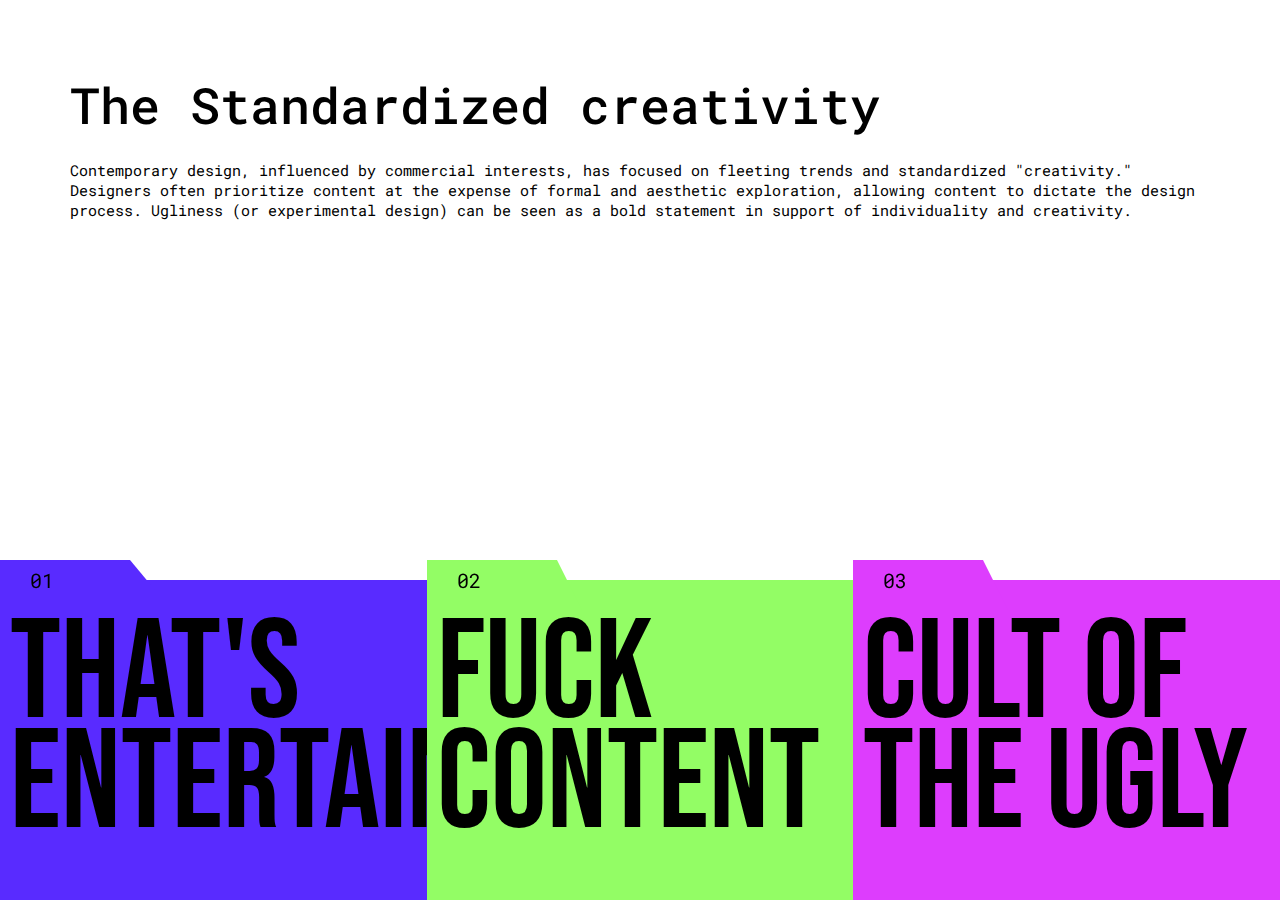
<file: index.html>
<html>
	<head>
		<title>
			My landing page
		</title>
		<meta name="viewport" content="width=device-width, initial-scale=1">
		<link href="assets/reset.css" rel="stylesheet">
		<link href="landing.css" rel="stylesheet">

		<link rel="preconnect" href="https://fonts.googleapis.com">
		<link rel="preconnect" href="https://fonts.gstatic.com" crossorigin>
		<link href="https://fonts.googleapis.com/css2?family=Agdasima:wght@400;700&family=Barlow+Condensed:ital,wght@0,100;0,200;0,300;0,400;0,500;0,600;0,700;0,800;0,900;1,100;1,200;1,300;1,400;1,500;1,600;1,700;1,800;1,900&family=Bebas+Neue&display=swap" rel="stylesheet">

		<link rel="preconnect" href="https://fonts.googleapis.com">
		<link rel="preconnect" href="https://fonts.gstatic.com" crossorigin>
		<link href="https://fonts.googleapis.com/css2?family=Agdasima:wght@400;700&family=Barlow+Condensed:ital,wght@0,100;0,200;0,300;0,400;0,500;0,600;0,700;0,800;0,900;1,100;1,200;1,300;1,400;1,500;1,600;1,700;1,800;1,900&family=Bebas+Neue&family=Roboto+Mono:ital,wght@0,100..700;1,100..700&display=swap" rel="stylesheet">
	</head>

	<body>
		<h1>The Standardized creativity</h1>
			<p>Contemporary design, influenced by commercial interests, has focused on fleeting trends and standardized "creativity." Designers often prioritize content at the expense of formal and aesthetic exploration, allowing content to dictate the design process. Ugliness (or experimental design) can be seen as a bold statement in support of individuality and creativity.</p>

		<!-- <div class="grid-container">
			<div class="grid-item">
				hello! i am the first item
			</div>
			<div class="grid-item">
				hello! i am number two
			</div>
		</div> -->


		<nav>
			<div class="flex-box">
				<!-- <div class= "grid-container"> -->
					
				<div class="folder" id="folder1">
					<a href="article1-thats-entertainment/">That's<br>Entertainment</a>
				<div class="text-on-folder"><p>Contemporary design, influenced by commercial interests, has become focused on fleeting trends and aesthetics rather than more critical, reflective practices.</p></div>
				</div>

				<div class="folder" id="folder2">
					<a href="article2-fuck-content/">Fuck<br>content</a>
					<div class="text-on-folder"><p>Form follows function is reconfigured as form follows content, with an overwhelming focus on content in design, arguing that form without content is an empty shell. This is a false dichotomy that has circulated for a long time.</p></div>

					<!-- <a href="article2-fuck-content/>">
					<h1 class="title-container0">
						<div class="title-container1">
								<span class="big-size">Fuck</span>
								<span class="small-size">Content</span>
						</div>
						<div class="title-container2"></a>
						</div>
					</h1> -->
				</div>

				<div class="folder" id="folder3">
					<a href="article3-cult-of-ugly/">Cult of<br>the ugly</a>
					<div class="text-on-folder"><p>Designers used to stand for beauty and order. Now beauty is passé and ugliness is smart. How did we get here and is there any way out?</p></div>
				</div>
			<!-- </div> -->
		</div>
		</nav>
	
	</body>
</html>
</file>
<file: landing.css>
/* body{
	margin: 0;
} */

h1{
	font-family: "roboto mono";
	font-size: 40px;
	font-weight: 500;
	line-height: 40px;
	padding: 40px 40px 0px 40px;
}

p{
	font-family: "roboto mono";
	font-size: 15px;
	padding: 20px 40px 25px 40px;
}

/* .grid-container{
	display: grid;
	grid-template-columns: auto auto auto;
	padding:10%;
} */

.folder{
	width: 100%;
	height: 80%;
	
	position: relative;
	margin-top:20px;
	font-family: "Bebas Neue";
	font-size: 140px;
	margin-bottom:-340px;
	line-height: 110px;
	padding:30px;
	padding-left: 10px;
	padding-top: 40px;
	z-index:1;
	overflow-x: clip; 
	text-wrap: nowrap;
}

.folder::before{
	content:'';
	position: absolute;
	top: -20px;
	left:0px;
	border-bottom: 30px solid #592BFF;
	border-left: 0px solid transparent;
	border-right: 25px solid transparent;
	height: 0;
	width: 155px;
	z-index:-1;
}

#folder1{
	background-color:#592BFF;
	height: 50%;
	margin-bottom: -100px;
}

#folder1:before{
	content: '01';
	font-size: 20px;
	line-height: 40px;
	padding-left: 30px;
	font-family: "roboto mono";
}

#folder2::before{
	border-bottom: 50px solid #93FD65;
	content:'02';
	font-size: 20px;
	line-height: 40px;
	padding-left: 30px;
	font-family: "roboto mono";
}
#folder2{
	background-color: #93FD65;
	height: 50%;
	margin-bottom: -100px;
}

#folder3::before{
	border-bottom: 50px solid #DD3DFD;
	content: '03';
	font-size: 20px;
	line-height: 40px;
	padding-left: 30px;
	font-family: "roboto mono";
}
#folder3{
	background-color: #DD3DFD;
	height: 50%;
	/* object-position: 40% 80%; */
}

.flex-box{
	display: flex;
	flex-direction: column;
}

/* .title-container0{
	display: flex;
	flex-direction: row;

	background-color:#93FD65;

	width: 100%;
	height: auto;
	
	position: relative;
	line-height: 110px;
	padding:0px 30px 1px 30px;
	margin: 0px 30px 0px 0px;
	z-index:3;
	overflow-x: clip; 
	text-wrap: nowrap;
}
.title-container1{
	font-family: "Bebas Neue";
	display: flex;
	flex-direction: column;
	padding-bottom: 0;
	margin-bottom: 0;
	line-height: 80px;
	align-items: center;
	justify-content: center;
	width: fit-content;
	padding-left: 43px;
}

.big-size{
	font-size: 140px;
	display:block;
	transform: scaleX(1.4);
}

.small-size{
	font-size: 64px;
	display:block;
	transform: scaleX(1.7);
} */


@media (min-width:500px) {
	h1{
		font-family: "roboto mono";
	font-size: 50px;
	font-weight: 500;
	line-height: 70px;
	padding: 70px 70px 0px 70px;
	}
	
	p{
		font-family: "roboto mono";
		font-size: 15px;
		padding: 20px 70px 10px 70px;
		
	}


	.text-on-folder{
		width: 33vw;
		text-wrap: balance;
		line-height: 15px;
		position: relative;
		opacity: 0;
	}

	#folder1{
		top: 0;
		transition: 0.4s ease-out;
	}

	#folder1:hover{
		display: block;
		top: -100px;
		padding-bottom: 110px;
	}

	#folder2{
		top: 0;
		transition: 0.4s ease-out;
	}

	#folder2:hover{
		display: block;
		top: -100px;
		padding-bottom: 110px;
	}

	#folder3{
		top: 0;
		transition: 0.4s ease-out;
	}

	#folder3:hover{
		display: block;
		top: -100px;
		padding-bottom: 110px;
	}


	
	nav ul {
		display: flex;
		flex-direction: column;
		padding: 0;
	}
	
	nav{
		/* margin-top: 75vh; */
		position:fixed;
		bottom: -20px;
	}

	.folder{
		width: 33.333vw;
		height: 80%;
		
		position: relative;
		margin-top:20px;
		font-family: "Bebas Neue";
		font-size: 140px;
		margin-bottom:0px;
		line-height: 110px;
		padding:30px;
		padding-left: 10px;
		padding-top: 40px;
		z-index:1;
		overflow-x: clip; 
		text-wrap: nowrap;
	}
	
	.folder::before{
		content:'';
		position: absolute;
		top: -20px;
		left:0px;
		border-bottom: 30px solid #592BFF;
		border-left: 0px solid transparent;
		border-right: 25px solid transparent;
		height: 0;
		width: 155px;
		z-index:-1;
	}

	.folder:hover > .text-on-folder{
		opacity: 1;
	}
	
	#folder1{
		background-color:#592BFF;
		height: 50%;
		margin-bottom: -100px;
	}
	
	#folder2::before{
		border-bottom: 50px solid #93FD65;
	}
	#folder2{
		background-color: #93FD65;
		height: 50%;
		margin-bottom: -100px;
		/* margin-left: -350px; */
	}
	
	#folder3::before{
		border-bottom: 50px solid #DD3DFD;
	}
	#folder3{
		background-color: #DD3DFD;
		height: 50%;
		margin-bottom: -100px;
		/* margin-left: -350px; */
	}
	
	.flex-box{
		display: flex;
		flex-direction: row;
	}

	body{
		display: flex;
		flex-direction: column;
		justify-content: space-between;
	}

	
}

@media (max-width:500px) {
	.text-on-folder{
		display: none;
	}
}
</file>
